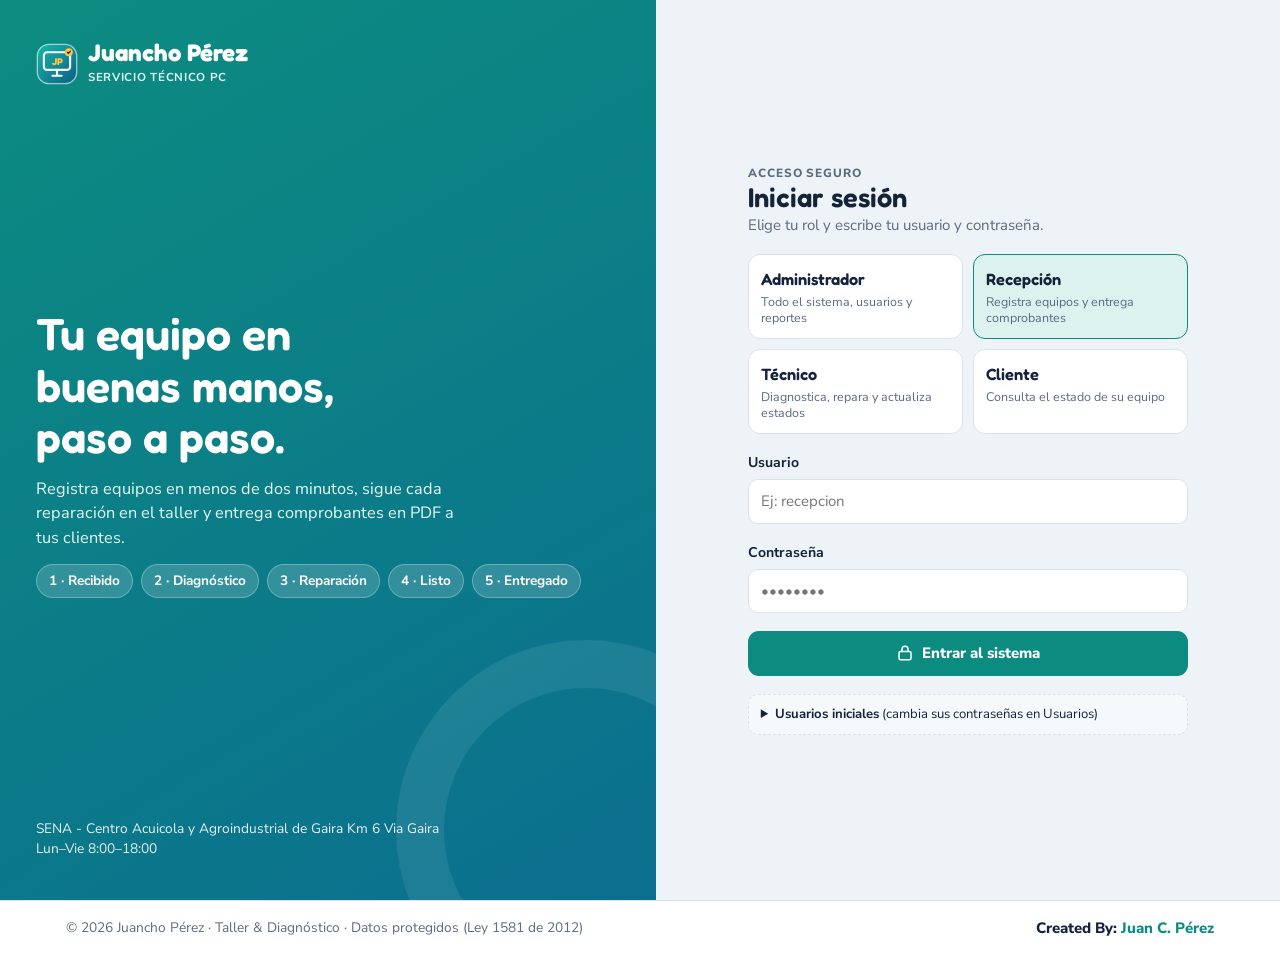
<file: index.html>
<!DOCTYPE html>
<html lang="es">
<head>
  <meta charset="utf-8">
  <meta name="viewport" content="width=device-width, initial-scale=1, viewport-fit=cover">
  <title>Juancho Pérez ServiceDesk</title>
  <meta name="description" content="Sistema de órdenes de servicio técnico: recepción, taller, consulta de estado y reportes PDF.">
  <meta name="author" content="Juan C. Pérez">
  <meta name="theme-color" content="#0c8c80">
  <link rel="icon" type="image/svg+xml" href="assets/img/logo.svg">
  <link rel="preconnect" href="https://fonts.googleapis.com">
  <link rel="preconnect" href="https://fonts.gstatic.com" crossorigin>
  <link rel="stylesheet" href="https://fonts.googleapis.com/css2?family=Fredoka:wght@500;600;700&family=Nunito+Sans:opsz,wght@6..12,400;6..12,600;6..12,700;6..12,800&family=JetBrains+Mono:wght@500;700&display=swap">
  <link rel="stylesheet" href="assets/css/styles.css">
</head>
<body>
  <div id="app" aria-live="polite"></div>
  <noscript><div>Este sistema necesita JavaScript activado. — Created By: Juan C. Pérez</div></noscript>
  <!-- Librerías locales (sin depender de CDN) -->
  <script src="assets/vendor/jspdf.umd.min.js"></script>
  <script src="assets/vendor/jspdf.plugin.autotable.min.js"></script>
  <script src="assets/js/app.js"></script>
</body>
</html>
</file>
<file: assets/css/styles.css>
/* Layout: sticky brand header + role tabs, one working column (max 1180px), cards only for real objects (orders, forms). */
:root{
  --bg:#eef3f7; --surface:#ffffff; --surface-2:#f6f9fb; --ink:#14233a; --muted:#5a6b82; --line:#d9e3ec;
  --brand:#0c8c80; --brand-2:#0b6f8f; --brand-soft:#dcf2ee; --brand-ink:#ffffff;
  --sun:#f4a511; --sun-soft:#fff2d6; --coral:#e2553f; --coral-soft:#fde5e0; --sky:#2c74d6; --sky-soft:#e1ecfb;
  --ok:#1f9d55; --ok-soft:#dcf3e5; --grey:#6b7a8e; --grey-soft:#e8edf2;
  --shadow:0 1px 2px rgba(20,35,58,.06),0 8px 24px -12px rgba(20,35,58,.18);
  --f-display:"Fredoka","Nunito Sans",system-ui,sans-serif;
  --f-body:"Nunito Sans",system-ui,-apple-system,"Segoe UI",sans-serif;
  --f-mono:"JetBrains Mono",ui-monospace,Menlo,Consolas,monospace;
  --r:14px;
}
@media (prefers-color-scheme:dark){:root:not([data-theme="light"]){
  --bg:#0d1520; --surface:#152130; --surface-2:#1a2839; --ink:#e6eef6; --muted:#95a6bb; --line:#26374b;
  --brand:#2cc0b0; --brand-2:#3a9fd0; --brand-soft:#123b39; --brand-ink:#06201d;
  --sun:#ffbe3d; --sun-soft:#3a2d10; --coral:#ff7a64; --coral-soft:#3f1f1a; --sky:#6aa7ff; --sky-soft:#152b4a;
  --ok:#45c97c; --ok-soft:#133523; --grey:#9aa8ba; --grey-soft:#223246; --shadow:0 1px 2px rgba(0,0,0,.3),0 10px 30px -14px rgba(0,0,0,.6);
  color-scheme:dark}}
:root[data-theme="dark"]{
  --bg:#0d1520; --surface:#152130; --surface-2:#1a2839; --ink:#e6eef6; --muted:#95a6bb; --line:#26374b;
  --brand:#2cc0b0; --brand-2:#3a9fd0; --brand-soft:#123b39; --brand-ink:#06201d;
  --sun:#ffbe3d; --sun-soft:#3a2d10; --coral:#ff7a64; --coral-soft:#3f1f1a; --sky:#6aa7ff; --sky-soft:#152b4a;
  --ok:#45c97c; --ok-soft:#133523; --grey:#9aa8ba; --grey-soft:#223246; --shadow:0 1px 2px rgba(0,0,0,.3),0 10px 30px -14px rgba(0,0,0,.6);
  color-scheme:dark}
*{box-sizing:border-box}
[hidden]{display:none!important}
img{max-width:100%}
:root{padding-top:env(safe-area-inset-top,0px);padding-bottom:env(safe-area-inset-bottom,0px)}
html,body{min-height:100%}
body{background:var(--bg);color:var(--ink);font-family:var(--f-body);font-size:15px;line-height:1.5;margin:0}
h1,h2,h3{font-family:var(--f-display);font-weight:600;line-height:1.15;text-wrap:balance;margin:0}
h1{font-size:clamp(1.6rem,3.4vw,2.2rem)} h2{font-size:1.35rem} h3{font-size:1.08rem}
p{margin:0}
button,input,select,textarea{font:inherit;color:inherit}
:focus-visible{outline:3px solid var(--sun);outline-offset:2px;border-radius:6px}
.mono{font-family:var(--f-mono);font-variant-numeric:tabular-nums}
.muted{color:var(--muted)}
.small{font-size:.86rem}
.label{font-size:.74rem;letter-spacing:.08em;text-transform:uppercase;font-weight:800;color:var(--muted)}
.wrap{max-width:1180px;margin:0 auto;padding-inline:16px}
.stack{display:flex;flex-direction:column;gap:16px}
.row{display:flex;flex-wrap:wrap;gap:10px;align-items:center}
.grow{flex:1 1 auto;min-width:0}

/* Brand */
.brand{display:flex;align-items:center;gap:10px;min-width:0}
.brand svg{width:42px;height:42px;flex:none}
.brand b{font-family:var(--f-display);font-weight:700;font-size:1.22rem;display:block;line-height:1.05;white-space:nowrap}
.brand span{font-size:.72rem;color:var(--muted);letter-spacing:.06em;text-transform:uppercase;font-weight:700;white-space:nowrap}

/* Header */
header.top{position:sticky;top:env(safe-area-inset-top,0px);z-index:20;background:color-mix(in srgb,var(--surface) 92%,transparent);backdrop-filter:blur(8px);border-bottom:1px solid var(--line)}
.top-in{display:flex;align-items:center;gap:14px;padding-block:10px;flex-wrap:wrap}
.db-pill{display:inline-flex;align-items:center;gap:8px;border:1px solid var(--line);background:var(--surface-2);border-radius:99px;padding:5px 12px 5px 10px;font-size:.8rem;font-weight:700;cursor:pointer}
.db-pill .dot{width:9px;height:9px;border-radius:50%;background:var(--ok);box-shadow:0 0 0 4px var(--ok-soft);animation:pulse 2.4s infinite}
.db-pill.wait .dot{background:var(--sun);box-shadow:0 0 0 4px var(--sun-soft)}
@keyframes pulse{50%{box-shadow:0 0 0 7px transparent}}
.user-chip{display:flex;align-items:center;gap:10px;margin-left:auto}
.avatar{width:36px;height:36px;border-radius:50%;display:grid;place-items:center;font-family:var(--f-display);font-weight:700;color:var(--brand-ink);background:var(--brand);flex:none}
.user-chip .who{line-height:1.15}
.user-chip .who b{display:block;font-size:.92rem}
.role-tag{font-size:.72rem;font-weight:800;padding:2px 8px;border-radius:99px;background:var(--brand-soft);color:var(--brand)}
nav.tabs{display:flex;gap:6px;overflow-x:auto;padding-block:0 10px;scrollbar-width:none}
nav.tabs::-webkit-scrollbar{display:none}
.tab{display:inline-flex;align-items:center;gap:8px;border:0;background:transparent;padding:9px 14px;border-radius:10px;font-weight:700;color:var(--muted);cursor:pointer;white-space:nowrap}
.tab svg{width:18px;height:18px}
.tab:hover{background:var(--surface-2);color:var(--ink)}
.tab[aria-current="page"]{background:var(--brand);color:var(--brand-ink)}

/* Buttons & fields */
.btn{display:inline-flex;align-items:center;justify-content:center;gap:8px;border:1px solid transparent;border-radius:11px;padding:10px 16px;font-weight:800;cursor:pointer;background:var(--brand);color:var(--brand-ink);transition:transform .12s,filter .12s;text-decoration:none}
.btn:hover{filter:brightness(1.06)} .btn:active{transform:translateY(1px)}
.btn svg{width:18px;height:18px}
.btn.ghost{background:var(--surface);border-color:var(--line);color:var(--ink)}
.btn.sun{background:var(--sun);color:#2a1b00}
.btn.danger{background:var(--coral);color:#fff}
.btn.sm{padding:6px 11px;font-size:.85rem;border-radius:9px}
.btn[disabled]{opacity:.5;cursor:not-allowed}
.field{display:flex;flex-direction:column;gap:6px;min-width:0}
.field>span{font-weight:700;font-size:.88rem}
.field>span i{color:var(--coral);font-style:normal}
.input,select.input,textarea.input{width:100%;border:1.5px solid var(--line);background:var(--surface);border-radius:10px;padding:10px 12px;outline:none;transition:border-color .15s}
.input:focus{border-color:var(--brand)}
textarea.input{resize:vertical;min-height:92px}
.hint{font-size:.8rem;color:var(--muted)}
.grid2{display:grid;grid-template-columns:repeat(auto-fit,minmax(220px,1fr));gap:14px}
.chips{display:flex;flex-wrap:wrap;gap:8px}
.chip{border:1.5px solid var(--line);background:var(--surface);border-radius:99px;padding:7px 14px;font-weight:700;cursor:pointer;font-size:.88rem}
.chip[aria-pressed="true"]{border-color:var(--brand);background:var(--brand-soft);color:var(--brand)}
.check{display:flex;align-items:center;gap:8px;border:1.5px solid var(--line);border-radius:10px;padding:8px 12px;cursor:pointer;font-weight:600;background:var(--surface)}
.check input{accent-color:var(--brand);width:18px;height:18px}

.card{background:var(--surface);border:1px solid var(--line);border-radius:var(--r);box-shadow:var(--shadow);padding:20px;min-width:0}
.section-head{display:flex;flex-wrap:wrap;gap:10px;align-items:flex-end;justify-content:space-between}
main{padding-block:24px 40px;flex:1 0 auto}
#app{min-height:100vh;display:flex;flex-direction:column}
#app>.login{flex:1 0 auto}

/* Status */
.st{display:inline-flex;align-items:center;gap:6px;font-size:.76rem;font-weight:800;padding:3px 10px;border-radius:99px;white-space:nowrap}
.st::before{content:"";width:7px;height:7px;border-radius:50%;background:currentColor}
.st-recibido{background:var(--sky-soft);color:var(--sky)}
.st-diagnostico{background:var(--sun-soft);color:color-mix(in srgb,var(--sun) 70%,var(--ink))}
.st-reparacion{background:var(--coral-soft);color:var(--coral)}
.st-listo{background:var(--ok-soft);color:var(--ok)}
.st-entregado{background:var(--grey-soft);color:var(--grey)}
.prio{font-size:.72rem;font-weight:800;padding:2px 8px;border-radius:6px;border:1px solid currentColor}
.prio-Alta{color:var(--sun)} .prio-Urgente{color:var(--coral)} .prio-Normal{color:var(--muted)}

/* Stats */
.stats{display:grid;grid-template-columns:repeat(auto-fit,minmax(170px,1fr));gap:12px}
.stat{background:var(--surface);border:1px solid var(--line);border-radius:var(--r);padding:16px;display:flex;flex-direction:column;gap:4px;border-top:4px solid var(--c,var(--brand))}
.stat b{font-family:var(--f-display);font-size:2rem;font-weight:600;line-height:1;font-variant-numeric:tabular-nums}

/* Tables */
.tbl-wrap{overflow-x:auto;border:1px solid var(--line);border-radius:12px}
table{border-collapse:collapse;width:100%;font-size:.9rem;min-width:640px}
th,td{text-align:left;padding:10px 12px;border-bottom:1px solid var(--line);vertical-align:top}
th{background:var(--surface-2);font-size:.74rem;letter-spacing:.06em;text-transform:uppercase;color:var(--muted)}
tr:last-child td{border-bottom:0}
tbody tr:hover{background:var(--surface-2)}
.empty{padding:28px;text-align:center;color:var(--muted);border:1.5px dashed var(--line);border-radius:12px}

/* Login */
.login{min-height:100vh;display:grid;grid-template-columns:1.05fr 1fr}
.login-art{background:linear-gradient(150deg,var(--brand) 0%,var(--brand-2) 100%);color:#fff;padding:40px 36px;display:flex;flex-direction:column;gap:28px;justify-content:space-between;position:relative;overflow:hidden}
.login-art .brand b{color:#fff;font-size:1.5rem} .login-art .brand span{color:#dff6f2}
.login-art h1{font-size:clamp(1.9rem,4vw,2.8rem);font-weight:600;max-width:15ch}
.login-art p{max-width:42ch;color:#e9fbf8;font-size:1.02rem}
.steps-mini{display:flex;flex-wrap:wrap;gap:8px}
.steps-mini span{background:rgba(255,255,255,.16);border:1px solid rgba(255,255,255,.28);border-radius:99px;padding:6px 12px;font-weight:700;font-size:.85rem}
.login-art .bg-ring{position:absolute;right:-120px;bottom:-120px;width:380px;height:380px;border-radius:50%;border:48px solid rgba(255,255,255,.08)}
.login-form{padding:40px 28px;display:flex;align-items:center;justify-content:center}
.login-box{width:100%;max-width:440px;display:flex;flex-direction:column;gap:18px}
.roles{display:grid;grid-template-columns:repeat(2,1fr);gap:10px}
.role-btn{display:flex;flex-direction:column;gap:2px;text-align:left;border:1.5px solid var(--line);background:var(--surface);border-radius:12px;padding:12px;cursor:pointer}
.role-btn b{font-family:var(--f-display);font-weight:600;font-size:1.02rem}
.role-btn small{color:var(--muted);font-size:.78rem;line-height:1.3}
.role-btn[aria-pressed="true"]{border-color:var(--brand);background:var(--brand-soft)}
.err{background:var(--coral-soft);color:var(--coral);border-radius:10px;padding:10px 12px;font-weight:700;font-size:.9rem}
.cred{font-size:.82rem;background:var(--surface-2);border:1px dashed var(--line);border-radius:10px;padding:10px 12px}
.cred code{font-family:var(--f-mono);font-size:.8rem}

/* Wizard */
.wizard-steps{display:grid;grid-template-columns:repeat(3,1fr);gap:8px}
.wstep{display:flex;align-items:center;gap:10px;padding:10px 12px;border-radius:12px;background:var(--surface-2);border:1.5px solid var(--line);font-weight:700;font-size:.9rem;min-width:0}
.wstep i{width:28px;height:28px;border-radius:50%;display:grid;place-items:center;background:var(--line);font-style:normal;font-family:var(--f-display);flex:none}
.wstep.on{border-color:var(--brand)} .wstep.on i{background:var(--brand);color:var(--brand-ink)}
.wstep.done i{background:var(--ok);color:#fff}
.wstep em{font-style:normal;overflow:hidden;text-overflow:ellipsis;white-space:nowrap}
.recep-layout{display:grid;grid-template-columns:minmax(0,1.5fr) minmax(0,1fr);gap:18px;align-items:start}
.ticket{border:2px dashed var(--line);border-radius:14px;padding:16px;background:var(--surface-2);display:flex;flex-direction:column;gap:8px}
.ticket .kv{display:grid;grid-template-columns:110px 1fr;gap:4px 10px;font-size:.88rem}
.ticket .kv dt{color:var(--muted);font-weight:700} .ticket .kv dd{margin:0;min-width:0;overflow-wrap:anywhere}
.success{display:flex;flex-direction:column;gap:14px;align-items:flex-start}
.big-code{font-family:var(--f-mono);font-size:1.9rem;font-weight:700;color:var(--brand);letter-spacing:.02em}

/* Kanban */
.board{display:grid;grid-template-columns:repeat(5,minmax(220px,1fr));gap:12px;overflow-x:auto;padding-bottom:6px}
.col{background:var(--surface-2);border:1px solid var(--line);border-radius:14px;padding:10px;display:flex;flex-direction:column;gap:10px;min-width:0}
.col-h{display:flex;align-items:center;justify-content:space-between;gap:6px;padding:2px 4px}
.col-h b{font-family:var(--f-display);font-weight:600}
.count{font-family:var(--f-mono);font-size:.78rem;background:var(--surface);border:1px solid var(--line);border-radius:99px;padding:1px 8px}
.ocard{background:var(--surface);border:1px solid var(--line);border-left:4px solid var(--c,var(--line));border-radius:11px;padding:10px 12px;cursor:pointer;display:flex;flex-direction:column;gap:5px;text-align:left;width:100%}
.ocard:hover{box-shadow:var(--shadow)}
.ocard .falla{font-size:.84rem;color:var(--muted);display:-webkit-box;-webkit-line-clamp:2;-webkit-box-orient:vertical;overflow:hidden}

/* Modal */
.modal-bg{position:fixed;inset:0;background:rgba(10,20,32,.55);z-index:50;display:flex;justify-content:flex-end}
.modal{background:var(--bg);width:min(720px,100%);height:100%;overflow-y:auto;padding:20px 18px calc(24px + env(safe-area-inset-bottom,0px));display:flex;flex-direction:column;gap:14px;box-shadow:-10px 0 40px rgba(0,0,0,.25)}
.modal.center{margin:auto;height:auto;max-height:90vh;border-radius:16px;width:min(640px,calc(100% - 32px))}
.stepper{display:grid;grid-template-columns:repeat(5,1fr);gap:6px}
.sbtn{border:1.5px solid var(--line);background:var(--surface);border-radius:10px;padding:8px 4px;font-weight:800;font-size:.76rem;cursor:pointer;display:flex;flex-direction:column;align-items:center;gap:3px}
.sbtn i{font-style:normal;font-family:var(--f-display);font-size:1rem}
.sbtn[aria-pressed="true"]{background:var(--brand);border-color:var(--brand);color:var(--brand-ink)}

/* Timeline / progress */
.progress{display:grid;grid-template-columns:repeat(5,1fr);gap:6px}
.pstep{display:flex;flex-direction:column;gap:6px;font-size:.78rem;font-weight:700;color:var(--muted);min-width:0}
.pstep::before{content:"";height:8px;border-radius:99px;background:var(--line)}
.pstep.done::before{background:var(--brand)} .pstep.now::before{background:var(--sun)}
.pstep.done,.pstep.now{color:var(--ink)}
.pstep span{overflow-wrap:anywhere;line-height:1.25}
.timeline{list-style:none;margin:0;padding:0;display:flex;flex-direction:column;gap:0}
.timeline li{position:relative;padding:0 0 14px 22px;border-left:2px solid var(--line);margin-left:6px}
.timeline li:last-child{border-left-color:transparent}
.timeline li::before{content:"";position:absolute;left:-7px;top:3px;width:12px;height:12px;border-radius:50%;background:var(--brand);border:2px solid var(--surface)}
.hero-status{display:flex;flex-wrap:wrap;gap:16px;align-items:center;justify-content:space-between;padding:18px;border-radius:14px;background:var(--brand-soft)}

/* DB console */
.console{background:#0b1622;color:#a8f0d8;font-family:var(--f-mono);font-size:.8rem;border-radius:12px;padding:12px 14px;overflow-x:auto;white-space:pre;line-height:1.6}
.console .c-info{color:#8cc4ff} .console .c-warn{color:#ffd27a}

/* Footer */
footer.foot{border-top:1px solid var(--line);background:var(--surface)}
.foot-in{display:flex;flex-wrap:wrap;gap:10px 20px;align-items:center;justify-content:space-between;padding-block:16px}
.foot .credit{font-weight:800}
.foot .credit em{font-style:normal;color:var(--brand)}
.login-foot{position:absolute;left:0;right:0;bottom:0}

.toast{position:fixed;left:50%;bottom:calc(20px + env(safe-area-inset-bottom,0px));transform:translateX(-50%);background:var(--ink);color:var(--bg);padding:11px 18px;border-radius:12px;font-weight:700;z-index:80;box-shadow:var(--shadow);max-width:calc(100% - 32px)}

@media (max-width:900px){
  .login{grid-template-columns:1fr}
  .login-art{padding:28px 20px}
  .login-art .bg-ring{display:none}
  .recep-layout{grid-template-columns:1fr}
}
@media (max-width:560px){
  .roles{grid-template-columns:1fr 1fr}
  .wstep em{display:none}
  .user-chip .who{display:none}
  .brand span{display:none}
  .stepper .sbtn span{display:none}
  .pstep span{display:none}
  .db-pill{order:3}
  .top-in{gap:10px}
  .card{padding:16px}
  .stat:last-child:nth-child(odd){grid-column:1/-1}
  .stats{grid-template-columns:1fr 1fr}
}
@media (prefers-reduced-motion:reduce){*{animation:none!important;transition:none!important}}

/* Gestión de usuarios */
.users-layout{display:grid;grid-template-columns:1fr;gap:18px}
#uf{max-width:none}
#uf .uf-grid{display:grid;grid-template-columns:repeat(auto-fit,minmax(260px,1fr));gap:14px}
.role-pick{display:grid;grid-template-columns:repeat(auto-fit,minmax(170px,1fr));gap:8px}
#ut td:first-child{min-width:170px}
@media (max-width:900px){.users-layout{grid-template-columns:1fr}}
noscript div{padding:24px;font-weight:700}
</file>
